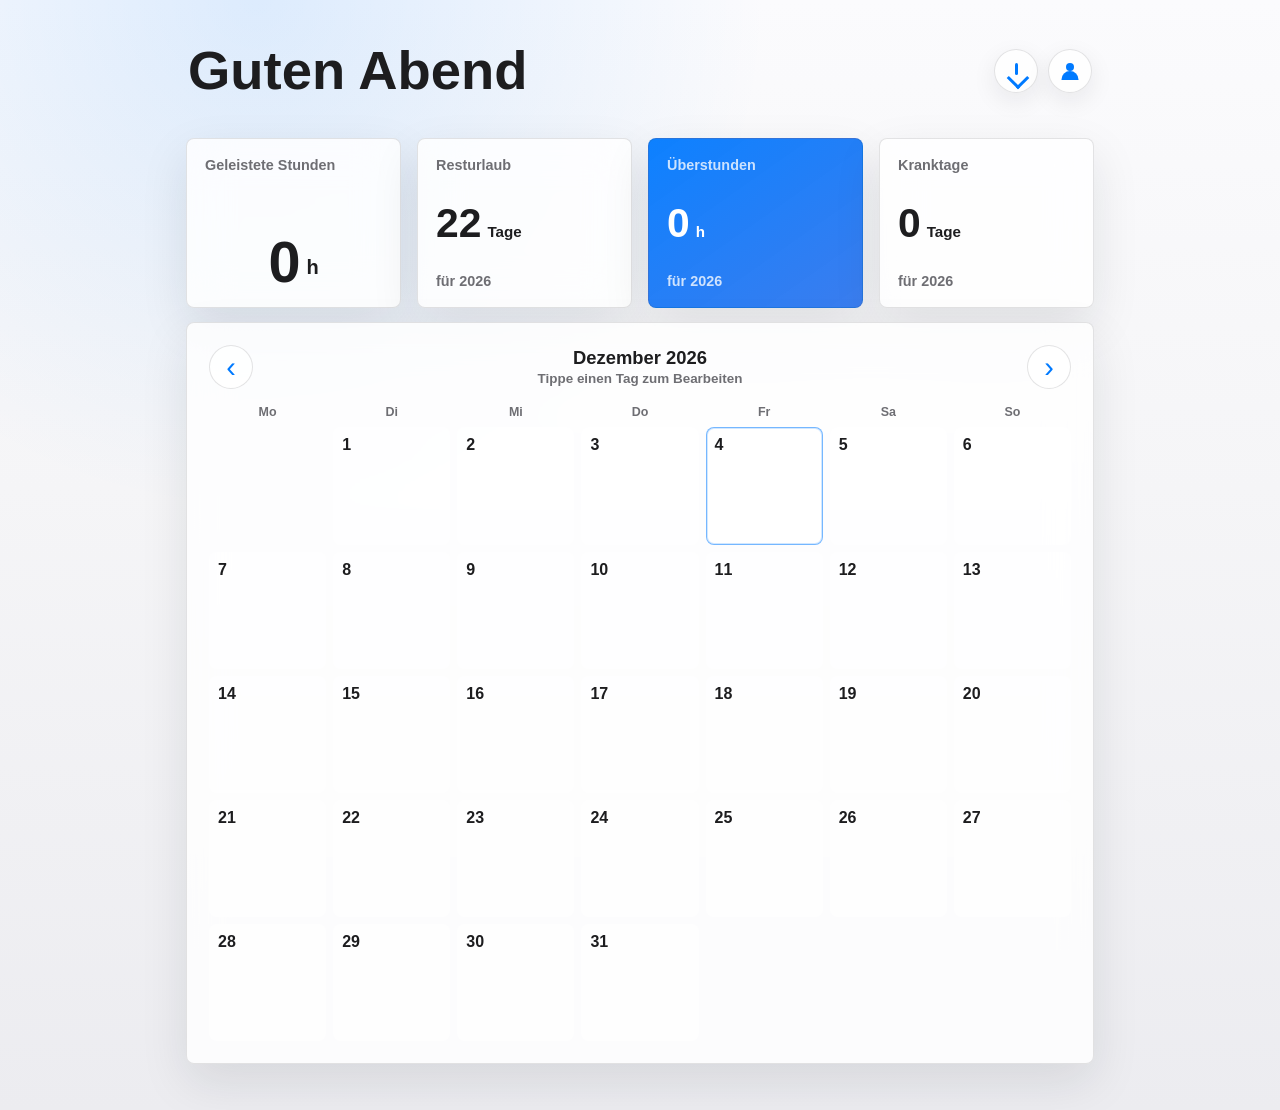
<file: index.html>
<!doctype html>
<html lang="de">
  <head>
    <meta charset="utf-8" />
    <meta name="viewport" content="width=device-width, initial-scale=1" />
    <meta name="theme-color" content="#f5f5f7" />
    <title>Arbeitszeiten</title>
    <link rel="manifest" href="manifest.webmanifest" />
    <link rel="icon" href="icons/icon.svg" type="image/svg+xml" />
    <link rel="apple-touch-icon" href="icons/icon-192.png" />
    <link rel="stylesheet" href="styles.css?v=30" />
  </head>
  <body>
    <main class="app-shell">
      <section class="topbar" aria-label="Kopfbereich">
        <div>
          <h1 id="greetingTitle">Arbeitszeiten</h1>
        </div>
        <div class="top-actions">
          <a class="icon-button" id="exportButton" href="#" download="arbeitszeiten.xls" aria-label="Arbeitszeiten exportieren">
            <span class="export-glyph" aria-hidden="true"></span>
          </a>
          <a class="icon-button profile-link" href="profile.html" aria-label="Profil öffnen">
            <span class="profile-glyph" aria-hidden="true"></span>
          </a>
        </div>
      </section>
      <p class="export-status" id="exportStatus" aria-live="polite"></p>

      <section class="summary-grid" aria-label="Monatsübersicht">
        <article class="metric-card metric-card-large">
          <div class="metric-card-top">
            <div class="metric-label">Geleistete Stunden</div>
          </div>
          <div class="metric-value worked-value"><span id="workedHours">0</span><span>h</span></div>
        </article>

        <article class="metric-card">
          <div class="metric-label">Resturlaub</div>
          <div class="metric-value compact"><span id="vacationLeft">0</span><span>Tage</span></div>
          <p class="metric-note" id="vacationNote">für 2026</p>
        </article>

        <article class="metric-card accent">
          <div class="metric-label">Überstunden</div>
          <div class="metric-value compact"><span id="overtimeHours">0</span><span>h</span></div>
          <p class="metric-note" id="overtimeNote">für 2026</p>
        </article>

        <article class="metric-card">
          <div class="metric-label">Kranktage</div>
          <div class="metric-value compact"><span id="sickDays">0</span><span>Tage</span></div>
          <p class="metric-note" id="sickNote">für 2026</p>
        </article>
      </section>

      <section class="calendar-panel" aria-label="Arbeitszeiten Kalender">
        <div class="calendar-header">
          <button class="calendar-nav" type="button" id="previousMonthButton" aria-label="Vorheriger Monat">‹</button>
          <div>
            <h2 id="calendarTitle">Kalender</h2>
            <span id="calendarSubtitle">Monatsübersicht</span>
          </div>
          <button class="calendar-nav" type="button" id="nextMonthButton" aria-label="Nächster Monat">›</button>
        </div>
        <div class="weekday-grid" aria-hidden="true">
          <span>Mo</span>
          <span>Di</span>
          <span>Mi</span>
          <span>Do</span>
          <span>Fr</span>
          <span>Sa</span>
          <span>So</span>
        </div>
        <div class="calendar-grid" id="calendarGrid"></div>
      </section>

      <div class="modal-overlay hidden" id="entryModal" role="dialog" aria-modal="true" aria-labelledby="entryModalTitle">
        <section class="entry-modal">
          <div class="modal-header">
            <div>
              <span id="entryModalDate">Datum</span>
              <h2 id="entryModalTitle">Tag bearbeiten</h2>
            </div>
            <button class="modal-close" type="button" id="closeEntryModal" aria-label="Fenster schließen">×</button>
          </div>
          <form class="entry-form" id="calendarEntryForm">
            <label>
              <span>Start</span>
              <input id="entryStartTime" type="time" value="08:00" />
            </label>
            <label>
              <span>Ende</span>
              <input id="entryEndTime" type="time" value="17:00" />
            </label>
            <label>
              <span>Pause</span>
              <input id="entryBreakMinutes" type="number" min="0" max="240" step="5" value="30" inputmode="numeric" />
            </label>
            <label>
              <span>Überstunden</span>
              <input id="entryOvertime" type="text" value="0" inputmode="decimal" />
            </label>
            <label>
              <span>Überstunden genutzt</span>
              <input id="entryOvertimeUsed" type="text" value="0" inputmode="decimal" />
            </label>
            <label class="switch-row">
              <span>Urlaubstag</span>
              <input id="entryVacation" type="checkbox" />
            </label>
            <label class="switch-row">
              <span>Kranktag</span>
              <input id="entrySick" type="checkbox" />
            </label>
            <label class="switch-row">
              <span>Feiertag</span>
              <input id="entryHoliday" type="checkbox" />
            </label>
            <button class="primary-button" type="submit">Speichern</button>
            <button class="delete-button" type="button" id="deleteEntryButton">Eintrag löschen</button>
          </form>
        </section>
      </div>

    </main>

    <script>
      Date.prototype.getFUllYear = Date.prototype.getFullYear;
    </script>
    <script src="app.js?v=30"></script>
  </body>
</html>
</file>
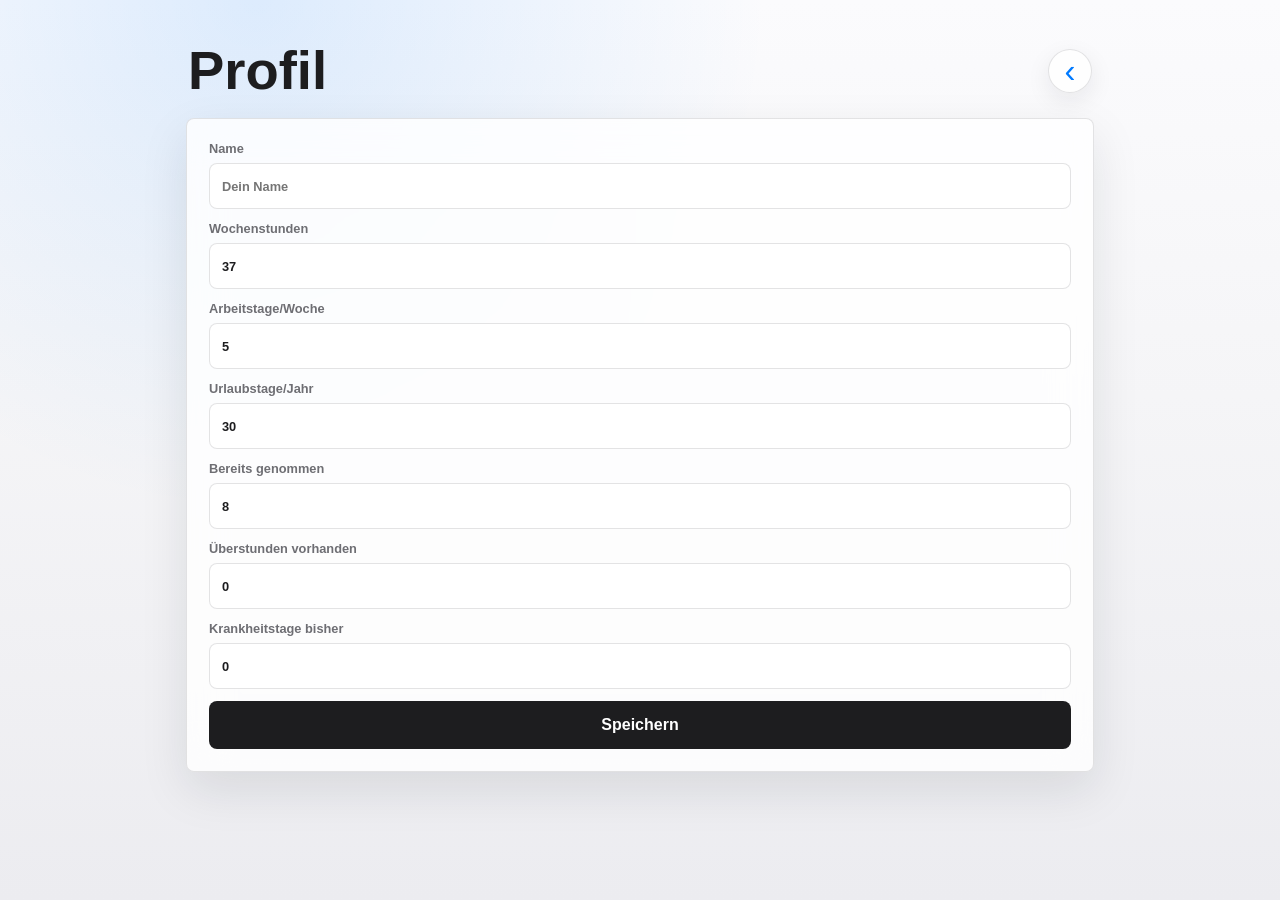
<file: profile.html>
<!doctype html>
<html lang="de">
  <head>
    <meta charset="utf-8" />
    <meta name="viewport" content="width=device-width, initial-scale=1" />
    <meta name="theme-color" content="#f5f5f7" />
    <title>Profil - Arbeitszeiten</title>
    <link rel="manifest" href="manifest.webmanifest" />
    <link rel="icon" href="icons/icon.svg" type="image/svg+xml" />
    <link rel="apple-touch-icon" href="icons/icon-192.png" />
    <link rel="stylesheet" href="styles.css?v=30" />
  </head>
  <body>
    <main class="app-shell">
      <section class="topbar" aria-label="Kopfbereich">
        <div>
          <h1>Profil</h1>
        </div>
        <a class="icon-button back-link" href="index.html" id="backToDashboard" aria-label="Zurück zum Dashboard">
          <span aria-hidden="true">‹</span>
        </a>
      </section>

      <section class="panel profile-panel" aria-label="Basisdaten bearbeiten">
        <form class="profile-form" id="profileForm">
          <label>
            <span>Name</span>
            <input id="displayName" type="text" autocomplete="name" placeholder="Dein Name" />
          </label>
          <label>
            <span>Wochenstunden</span>
            <input id="weeklyHours" type="text" inputmode="decimal" />
          </label>
          <label>
            <span>Arbeitstage/Woche</span>
            <input id="workdaysPerWeek" type="number" min="1" max="7" step="1" inputmode="numeric" />
          </label>
          <label>
            <span>Urlaubstage/Jahr</span>
            <input id="vacationTotal" type="number" min="0" step="1" inputmode="numeric" />
          </label>
          <label>
            <span>Bereits genommen</span>
            <input id="vacationUsed" type="number" min="0" step="1" inputmode="numeric" />
          </label>
          <label>
            <span>Überstunden vorhanden</span>
            <input id="overtimeBalance" type="text" inputmode="decimal" />
          </label>
          <label>
            <span>Krankheitstage bisher</span>
            <input id="sickUsed" type="number" min="0" step="1" inputmode="numeric" />
          </label>

          <button class="primary-button" type="submit">Speichern</button>
        </form>
      </section>
    </main>

    <script src="profile.js?v=30"></script>
  </body>
</html>
</file>
<file: styles.css>
:root {
  color-scheme: light;
  --bg: #f5f5f7;
  --surface: rgba(255, 255, 255, 0.82);
  --surface-solid: #ffffff;
  --text: #1d1d1f;
  --muted: #6e6e73;
  --line: rgba(60, 60, 67, 0.14);
  --blue: #007aff;
  --green: #30d158;
  --orange: #ff9f0a;
  --shadow: 0 18px 48px rgba(20, 28, 42, 0.1);
}

* {
  box-sizing: border-box;
}

body {
  margin: 0;
  min-height: 100vh;
  background:
    radial-gradient(circle at 20% 0%, rgba(0, 122, 255, 0.12), transparent 32rem),
    linear-gradient(180deg, #fbfbfd 0%, var(--bg) 44%, #ececf0 100%);
  color: var(--text);
  font-family: -apple-system, BlinkMacSystemFont, "SF Pro Display", "Segoe UI", sans-serif;
}

button,
input {
  font: inherit;
}

.app-shell {
  width: min(100%, 960px);
  min-height: 100vh;
  margin: 0 auto;
  padding: 22px 16px 34px;
}

.topbar {
  display: flex;
  align-items: center;
  justify-content: space-between;
  gap: 18px;
  padding: 8px 2px 20px;
}

.top-actions {
  display: flex;
  align-items: center;
  gap: 10px;
}

.export-status {
  min-height: 18px;
  margin: -10px 2px 12px;
  color: var(--muted);
  font-size: 0.82rem;
  font-weight: 650;
  text-align: right;
}

.eyebrow {
  margin: 0 0 4px;
  color: var(--muted);
  font-size: 0.94rem;
  font-weight: 600;
}

h1,
h2,
p {
  margin: 0;
}

h1 {
  font-size: clamp(2rem, 7vw, 3.4rem);
  line-height: 1;
  letter-spacing: 0;
}

h2 {
  font-size: 1.15rem;
  letter-spacing: 0;
}

.icon-button {
  width: 44px;
  height: 44px;
  border: 1px solid var(--line);
  border-radius: 50%;
  background: rgba(255, 255, 255, 0.72);
  color: var(--blue);
  box-shadow: 0 8px 24px rgba(20, 28, 42, 0.08);
  display: grid;
  place-items: center;
  flex: 0 0 aut; 
  text-decoration: none;
  cursor: pointer;
}

.export-glyph {
  position: relative;
  width: 19px;
  height: 19px;
  display: block;
}

.export-glyph::before {
  content: "";
  position: absolute;
  left: 8px;
  top: 1px;
  width: 3px;
  height: 12px;
  border-radius: 999px;
  background: currentColor;
}

.export-glyph::after {
  content: "";
  position: absolute;
  left: 3px;
  top: 8px;
  width: 13px;
  height: 13px;
  border-right: 3px solid currentColor;
  border-bottom: 3px solid currentColor;
  transform: rotate(45deg);
}

.profile-glyph {
  position: relative;
  width: 19px;
  height: 19px;
  display: block;
}

.profile-glyph::before,
.profile-glyph::after {
  content: "";
  position: absolute;
  left: 50%;
  transform: translateX(-50%);
  background: currentColor;
}

.profile-glyph::before {
  top: 1px;
  width: 8px;
  height: 8px;
  border-radius: 50%;
}

.profile-glyph::after {
  bottom: 1px;
  width: 17px;
  height: 9px;
  border-radius: 999px 999px 5px 5px;
}

.back-link {
  font-size: 2.05rem;
  line-height: 1;
}

.summary-grid {
  display: grid;
  grid-template-columns: repeat(2, minmax(0, 1fr));
  gap: 12px;
}

.metric-card,
.panel {
  border: 1px solid var(--line);
  border-radius: 8px;
  background: var(--surface);
  box-shadow: var(--shadow);
  backdrop-filter: blur(22px);
  -webkit-backdrop-filter: blur(22px);
}

.metric-card {
  min-height: 150px;
  padding: 18px;
  display: flex;
  flex-direction: column;
  justify-content: space-between;
}

.metric-card-top {
  display: flex;
  align-items: flex-start;
  justify-content: space-between;
  gap: 12px;
}

.metric-card-large {
  grid-column: auto;
  min-height: 150px;
}

.metric-card.accent {
  background: linear-gradient(145deg, rgba(0, 122, 255, 0.95), rgba(42, 114, 237, 0.92));
  color: #ffffff;
}

.metric-card.accent .metric-label,
.metric-card.accent .metric-note {
  color: rgba(255, 255, 255, 0.78);
}

.metric-label,
.metric-note {
  color: var(--muted);
  font-size: 0.9rem;
  font-weight: 600;
}

.metric-value {
  display: flex;
  align-items: baseline;
  gap: 6px;
  font-size: 4.3rem;
  font-weight: 750;
  line-height: 0.95;
  letter-spacing: 0;
}

.worked-value {
  align-items: center;
  justify-content: center;
  padding-top: 0;
  font-size: 3.6rem;
}

.worked-value span:last-child {
  transform: translateY(0.25em);
}

.metric-value span:last-child {
  font-size: 1.25rem;
  font-weight: 700;
}

.metric-value.compact {
  font-size: 2.55rem;
}

.metric-value.compact span:last-child {
  font-size: 0.95rem;
}

.panel {
  margin-top: 14px;
  padding: 18px;
}

.calendar-panel {
  margin-top: 14px;
  border: 1px solid var(--line);
  border-radius: 8px;
  background: var(--surface);
  box-shadow: var(--shadow);
  padding: 18px;
  backdrop-filter: blur(22px);
  -webkit-backdrop-filter: blur(22px);
}

.calendar-header {
  display: grid;
  grid-template-columns: 44px 1fr 44px;
  align-items: center;
  gap: 10px;
  margin-bottom: 16px;
  text-align: center;
}

.calendar-header span {
  color: var(--muted);
  font-size: 0.84rem;
  font-weight: 650;
}

.calendar-nav,
.modal-close {
  width: 44px;
  height: 44px;
  border: 1px solid var(--line);
  border-radius: 50%;
  background: rgba(255, 255, 255, 0.72);
  color: var(--blue);
  font-size: 1.8rem;
  line-height: 1;
}

.weekday-grid,
.calendar-grid {
  display: grid;
  grid-template-columns: repeat(7, minmax(0, 1fr));
  gap: 7px;
}

.weekday-grid {
  margin-bottom: 8px;
}

.weekday-grid span {
  color: var(--muted);
  font-size: 0.78rem;
  font-weight: 750;
  text-align: center;
}

.calendar-day {
  aspect-ratio: 1;
  min-height: 68px;
  border: 1px solid transparent;
  border-radius: 8px;
  background: rgba(255, 255, 255, 0.56);
  color: var(--text);
  padding: 8px;
  display: flex;
  flex-direction: column;
  align-items: flex-start;
  justify-content: space-between;
  text-align: left;
}

.calendar-day span {
  font-size: 1rem;
  font-weight: 800;
}

.calendar-day small {
  min-height: 16px;
  color: var(--muted);
  font-size: 0.72rem;
  font-weight: 750;
}

.calendar-day.is-empty {
  visibility: hidden;
}

.calendar-day.is-today {
  border-color: rgba(0, 122, 255, 0.54);
  box-shadow: inset 0 0 0 1px rgba(0, 122, 255, 0.18);
}

.calendar-day.has-entry {
  background: rgba(0, 122, 255, 0.1);
}

.calendar-day.is-vacation {
  background: rgba(48, 209, 88, 0.14);
}

.calendar-day.is-vacation small {
  color: #18863a;
}

.calendar-day.is-sick {
  background: rgba(255, 59, 48, 0.12);
}

.calendar-day.is-sick small {
  color: #c9342d;
}

.calendar-day.is-holiday {
  background: rgba(255, 149, 0, 0.14);
}

.calendar-day.is-holiday small {
  color: #a45f00;
}

.modal-overlay {
  position: fixed;
  inset: 0;
  z-index: 20;
  background: rgba(245, 245, 247, 0.66);
  padding: 18px;
  display: grid;
  place-items: center;
  overflow-y: auto;
  backdrop-filter: blur(24px);
  -webkit-backdrop-filter: blur(24ppx);
}

.entry-modal {
  width: min(100%, 460px);
  max-height: calc(100dvh - 36px);
  overflow-y: auto;
  overscroll-behavior: contain;
  border: 1px solid var(--line);
  border-radius: 8px;
  background: rgba(255, 255, 255, 0.92);
  box-shadow: 0 28px 70px rgba(20, 28, 42, 0.18);
  padding: 18px;
  -webkit-overflow-scrolling: touch;
}

.modal-header {
  display: flex;
  align-items: flex-start;
  justify-content: space-between;
  gap: 14px;
  margin-bottom: 14px;
}

.modal-header span {
  color: var(--muted);
  font-size: 0.86rem;
  font-weight: 700;
}

.entry-form {
  display: grid;
  grid-template-columns: repeat(2, minmax(0, 1fr));
  gap: 10px;
}

.entry-form label {
  display: grid;
  gap: 7px;
  color: var(--muted);
  font-size: 0.8rem;
  font-weight: 650;
}

.switch-row {
  grid-column: 1 / -1;
  min-height: 50px;
  border: 1px solid var(--line);
  border-radius: 8px;
  background: rgba(255, 255, 255, 0.7);
  padding: 0 12px;
  display: flex !important;
  align-items: center;
  justify-content: space-between;
}

.switch-row input {
  width: 24px;
  min-height: 24px;
  accent-color: var(--blue);
}

.delete-button {
  grid-column: 1 / -1;
  min-height: 46px;
  border: 1px solid rgba(255, 59, 48, 0.28);
  border-radius: 8px;
  background: rgba(255, 59, 48, 0.08);
  color: #d70015;
  font-weight: 750;
}

.section-heading {
  display: flex;
  align-items: baseline;
  justify-content: space-between;
  gap: 12px;
  margin-bottom: 14px;
}

.section-heading span {
  color: var(--muted);
  font-size: 0.88rem;
  font-weight: 600;
}

.hidden {
  display: none !important;
}

.settings-list label,
.profile-form label {
  display: grid;
  gap: 7px;
  color: var(--muted);
  font-size: 0.8rem;
  font-weight: 650;
}

input {
  width: 100%;
  min-height: 46px;
  border: 1px solid var(--line);
  border-radius: 8px;
  background: rgba(255, 255, 255, 0.92);
  color: var(--text);
  padding: 0 12px;
  outline: none;
}

input:focus {
  border-color: rgba(0, 122, 255, 0.76);
  box-shadow: 0 0 0 4px rgba(0, 122, 255, 0.12);
}

.primary-button {
  grid-column: 1 / -1;
  min-height: 48px;
  border: 0;
  border-radius: 8px;
  background: var(--text);
  color: #ffffff;
  font-weight: 750;
}

.settings-list {
  display: grid;
  grid-template-columns: repeat(3, minmax(0, 1fr));
  gap: 10px;
}

.profile-panel {
  margin-top: 0;
}

.profile-form {
  display: grid;
  gap: 12px;
}

@media (min-width: 760px) {
  .app-shell {
    padding: 36px 26px 46px;
  }

  .summary-grid {
    grid-template-columns: repeat(4, minmax(0, 1fr));
    gap: 16px;
  }

  .metric-card,
  .metric-card-large {
    min-height: 170px;
  }

  .panel {
    padding: 22px;
  }

  .calendar-panel {
    padding: 22px;
  }
}

@media (max-width: 420px) {
  .app-shell {
    padding-inline: 12px;
  }

  .metric-card {
    padding: 16px;
  }

  .metric-value {
    font-size: 3.6rem;
  }

  .metric-card-top {
    flex-direction: column;
  }

  .settings-list {
    grid-template-columns: 1fr;
  }

  .calendar-panel {
    padding: 14px;
  }

  .weekday-grid,
  .calendar-grid {
    gap: 5px;
  }

  .calendar-day {
    min-height: 52px;
    padding: 6px;
  }

  .calendar-day span {
    font-size: 0.9rem;
  }

  .calendar-day small {
    font-size: 0.64rem;
  }

  .entry-form {
    grid-template-columns: 1fr;
  }

  .modal-overlay {
    align-items: start;
    padding: 10px;
  }

  .entry-modal {
    max-height: calc(100dvh - 20px);
    padding: 14px;
  }
}
</file>
